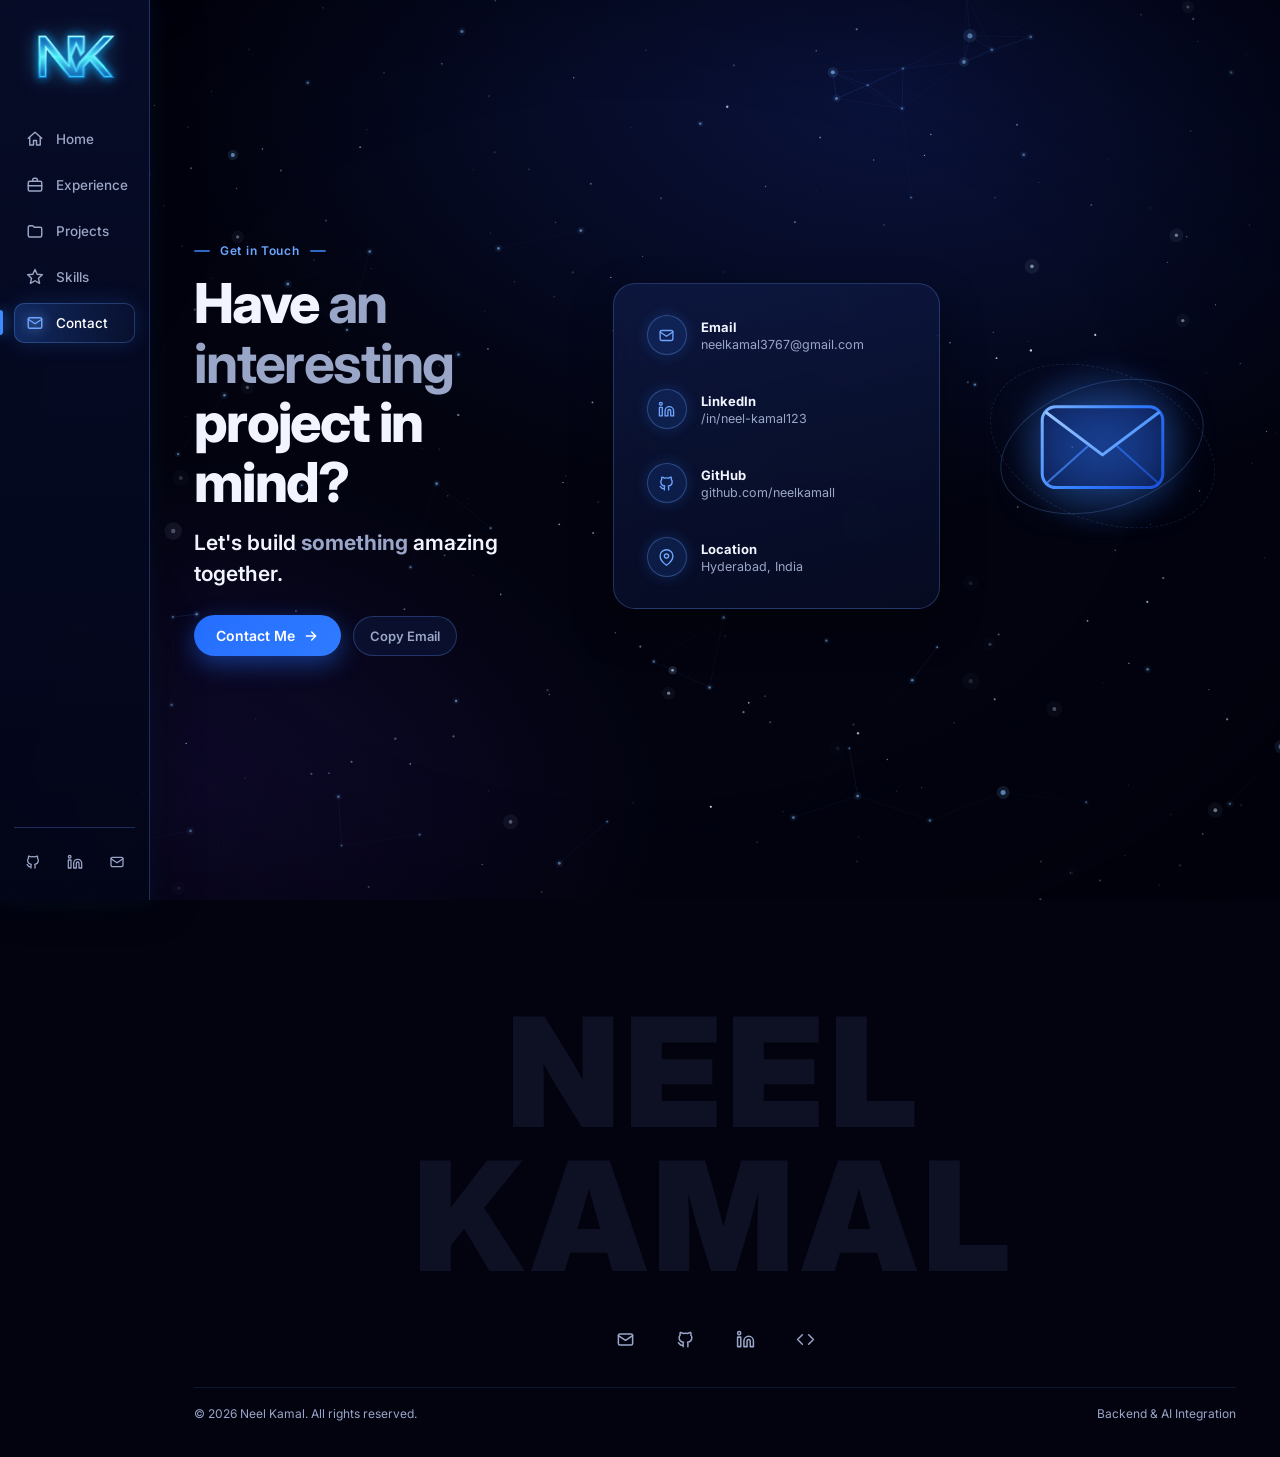
<file: pages/contact.html>
<!DOCTYPE html>
<html lang="en">
<head>
  <meta charset="UTF-8" />
  <meta name="viewport" content="width=device-width, initial-scale=1.0" />
  <title>Contact — Neel Kamal</title>
  <link rel="preconnect" href="https://fonts.googleapis.com" />
  <link rel="preconnect" href="https://fonts.gstatic.com" crossorigin />
  <link href="https://fonts.googleapis.com/css2?family=Inter:wght@400;500;600;700;800;900&display=swap" rel="stylesheet" />
  <link rel="stylesheet" href="../shared/based.css" />
  <link rel="stylesheet" href="../shared/background.css" />
  <link rel="stylesheet" href="../shared/sidebar.css" />
  <link rel="stylesheet" href="contact.css" />
</head>
<body data-page="contact">
  <canvas id="bg-canvas" aria-hidden="true"></canvas>
  <div id="sidebar-root"></div>

  <main class="page contact-page">
    <div class="contact-container">
      <!-- Hero / First View -->
      <section class="contact-hero" aria-labelledby="contactHeading">
        <div class="contact-left">
          <div class="contact-eyebrow-row">
            <span class="eyebrow-line" aria-hidden="true"></span>
            <span class="eyebrow-text">Get in Touch</span>
            <span class="eyebrow-line" aria-hidden="true"></span>
          </div>

          <h1 id="contactHeading" class="contact-heading">
            Have <span class="muted-word">an interesting</span><br />
            project in mind?
          </h1>

          <p class="contact-sub">
            Let's build <span class="muted-word">something</span> amazing together.
          </p>

          <div class="contact-actions">
            <a href="#connectDetails" class="contact-btn">
              <span>Contact Me</span>
              <svg viewBox="0 0 24 24" fill="none" stroke="currentColor" stroke-width="2.2" stroke-linecap="round" stroke-linejoin="round" aria-hidden="true">
                <path d="M5 12h14M13 6l6 6-6 6" />
              </svg>
            </a>

            <button type="button" class="copy-email-btn" id="copyEmailBtn" data-email="neelkamal3767@gmail.com">
              Copy Email
            </button>
          </div>
        </div>

        <!-- Middle Info Card (rendered by ../scripts/contact.js) -->
        <aside class="info-card" id="connectDetails" aria-label="Contact information"></aside>

        <!-- Right Glowing Envelope Art -->
        <div class="envelope-stage" aria-hidden="true">
          <div class="orbit-ring r1"></div>
          <div class="orbit-ring r2"></div>
          <div class="envelope-glow"></div>
          <svg class="envelope-svg" viewBox="0 0 180 140" fill="none" xmlns="http://www.w3.org/2000/svg">
            <defs>
              <linearGradient id="envGrad" x1="20" y1="20" x2="160" y2="120" gradientUnits="userSpaceOnUse">
                <stop offset="0%" stop-color="#7ab4ff" />
                <stop offset="55%" stop-color="#2f7bff" />
                <stop offset="100%" stop-color="#1b4fd8" />
              </linearGradient>
              <linearGradient id="flapGrad" x1="22" y1="24" x2="158" y2="86" gradientUnits="userSpaceOnUse">
                <stop offset="0%" stop-color="#9cc8ff" />
                <stop offset="100%" stop-color="#3d8bff" />
              </linearGradient>
            </defs>
            <rect x="20" y="24" width="140" height="94" rx="16" fill="rgba(16, 44, 125, 0.45)" stroke="url(#envGrad)" stroke-width="3.5" />
            <path d="M25 31L90 80L155 31" stroke="url(#flapGrad)" stroke-width="3.5" stroke-linecap="round" stroke-linejoin="round" />
            <path d="M26 112L73 70" stroke="url(#envGrad)" stroke-width="2.5" stroke-linecap="round" opacity="0.7" />
            <path d="M154 112L107 70" stroke="url(#envGrad)" stroke-width="2.5" stroke-linecap="round" opacity="0.7" />
          </svg>
        </div>
      </section>

      <!-- Slide Down / Bottom Watermark & Footer Section -->
      <section class="bottom-brand-section" aria-label="Brand showcase and footer">
        <div class="watermark-wrap" aria-hidden="true">
          <span class="watermark-name">NEEL KAMAL</span>
        </div>

        <div class="quick-socials" id="quickSocials" aria-label="Quick social links"></div>

        <footer class="contact-footer">
          <span>© 2026 Neel Kamal. All rights reserved.</span>
          <span>Backend &amp; AI Integration</span>
        </footer>
      </section>
    </div>
  </main>

  <script src="../shared/background.js"></script>
  <script src="../shared/sidebar.js"></script>
  <script src="../scripts/contact.js"></script>
</body>
</html>
</file>
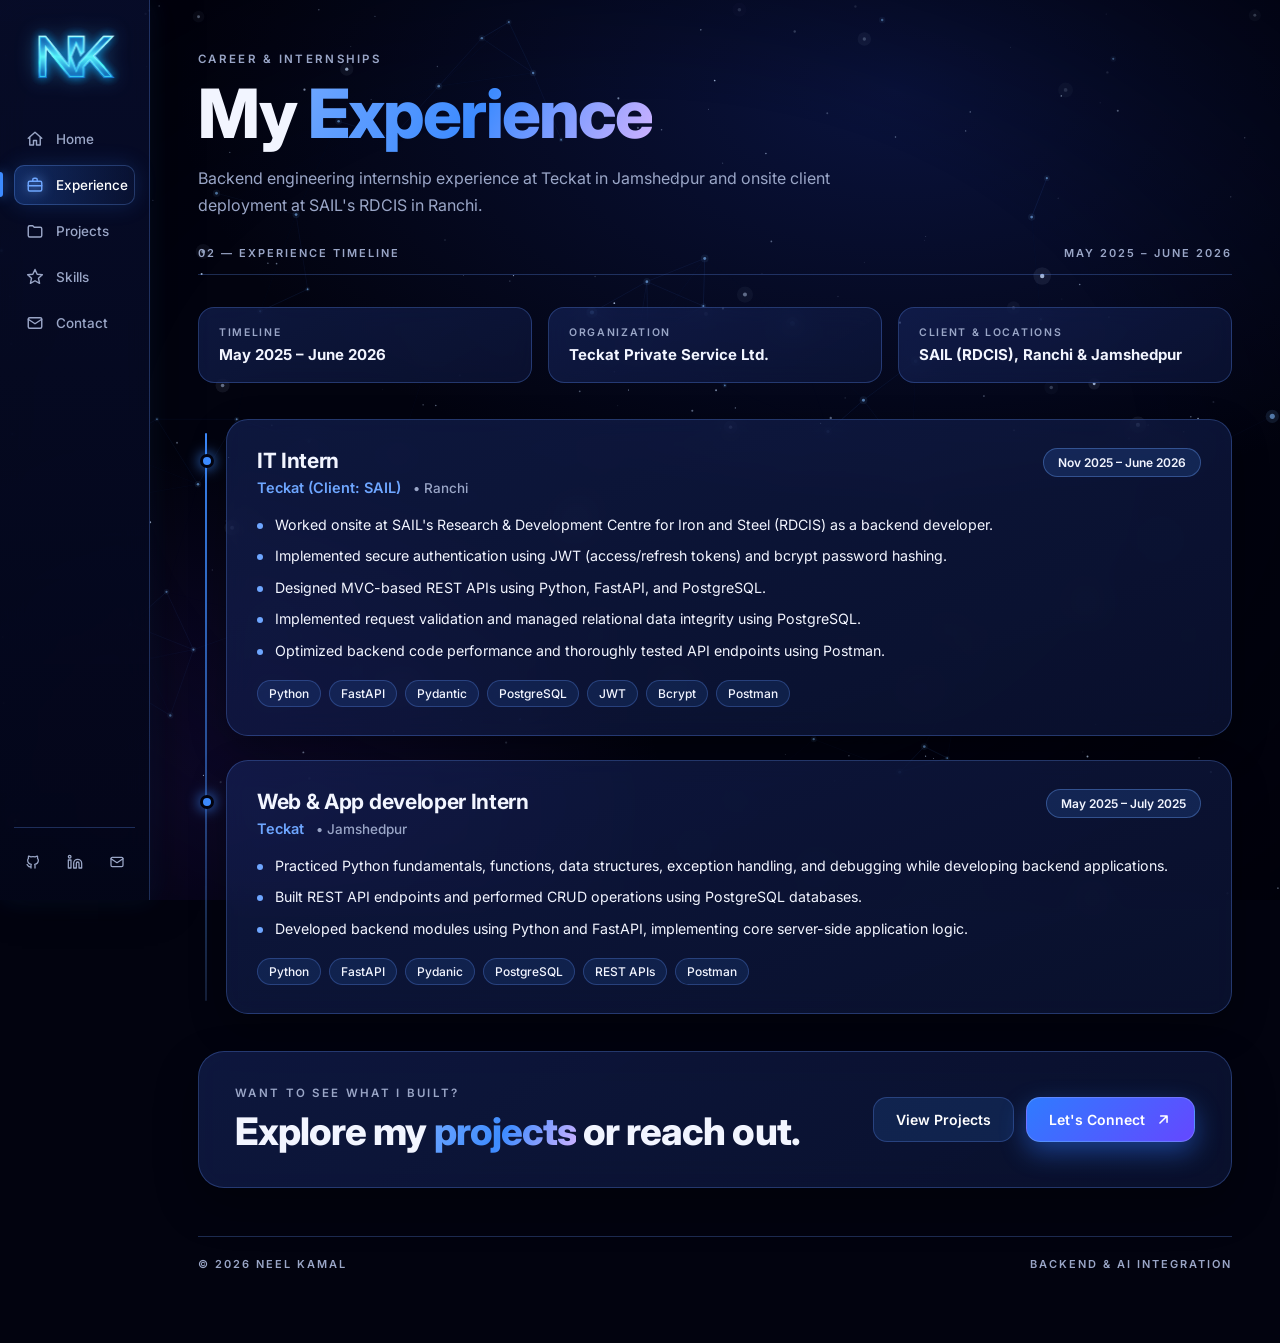
<file: pages/experience.html>
<!DOCTYPE html>
<html lang="en">
<head>
  <meta charset="UTF-8" />
  <meta name="viewport" content="width=device-width, initial-scale=1.0" />
  <title>Experience — Neel Kamal</title>
  <link rel="preconnect" href="https://fonts.googleapis.com" />
  <link rel="preconnect" href="https://fonts.gstatic.com" crossorigin />
  <link href="https://fonts.googleapis.com/css2?family=Inter:wght@400;500;600;700;800&display=swap" rel="stylesheet" />
  <link rel="stylesheet" href="../shared/based.css" />
  <link rel="stylesheet" href="../shared/background.css" />
  <link rel="stylesheet" href="../shared/sidebar.css" />
  <link rel="stylesheet" href="experience.css" />
</head>
<body data-page="experience">
  <canvas id="bg-canvas" aria-hidden="true"></canvas>
  <div id="sidebar-root"></div>

  <main class="page exp-page">
    <div class="exp-container">
      <!-- Header -->
      <header class="exp-header">
        <p class="eyebrow">CAREER &amp; INTERNSHIPS</p>
        <h1 class="exp-title">My <span class="grad-text">Experience</span></h1>
        <p class="exp-sub">
          Backend engineering internship experience at Teckat in Jamshedpur and onsite client deployment at SAIL's RDCIS in Ranchi.
        </p>
        <div class="exp-meta-bar">
          <span>02 — EXPERIENCE TIMELINE</span>
          <span>MAY 2025 – JUNE 2026</span>
        </div>
      </header>

      <!-- Summary Strip -->
      <section class="exp-summary" aria-label="Experience summary">
        <div class="summary-card">
          <span class="summary-label">TIMELINE</span>
          <strong class="summary-value">May 2025 – June 2026</strong>
        </div>
        <div class="summary-card">
          <span class="summary-label">ORGANIZATION</span>
          <strong class="summary-value">Teckat Private Service Ltd.</strong>
        </div>
        <div class="summary-card">
          <span class="summary-label">CLIENT &amp; LOCATIONS</span>
          <strong class="summary-value">SAIL (RDCIS), Ranchi &amp; Jamshedpur</strong>
        </div>
      </section>

      <!-- Timeline Cards (rendered by ../scripts/experience.js) -->
      <section class="exp-timeline" id="expTimeline" aria-label="Work experience timeline"></section>

      <!-- CTA Banner -->
      <section class="panel-box" aria-labelledby="expCtaHeading">
        <div>
          <p class="panel-eyebrow">WANT TO SEE WHAT I BUILT?</p>
          <h2 id="expCtaHeading" class="panel-title">
            Explore my <span class="grad-text">projects</span> or reach out.
          </h2>
        </div>

        <div class="cta-actions">
          <a href="project.html" class="cta-btn cta-secondary">
            <span>View Projects</span>
          </a>
          <a href="contact.html" class="cta-btn">
            <span>Let's Connect</span>
            <svg viewBox="0 0 24 24" fill="none" stroke="currentColor" stroke-width="2.2" stroke-linecap="round" stroke-linejoin="round" aria-hidden="true">
              <path d="M7 17L17 7M8 7h9v9" />
            </svg>
          </a>
        </div>
      </section>

      <!-- Footer -->
      <footer class="exp-footer">
        <span>© 2026 NEEL KAMAL</span>
        <span>BACKEND &amp; AI INTEGRATION</span>
      </footer>
    </div>
  </main>

  <script src="../shared/background.js"></script>
  <script src="../shared/sidebar.js"></script>
  <script src="../scripts/experience.js"></script>
</body>
</html>
</file>
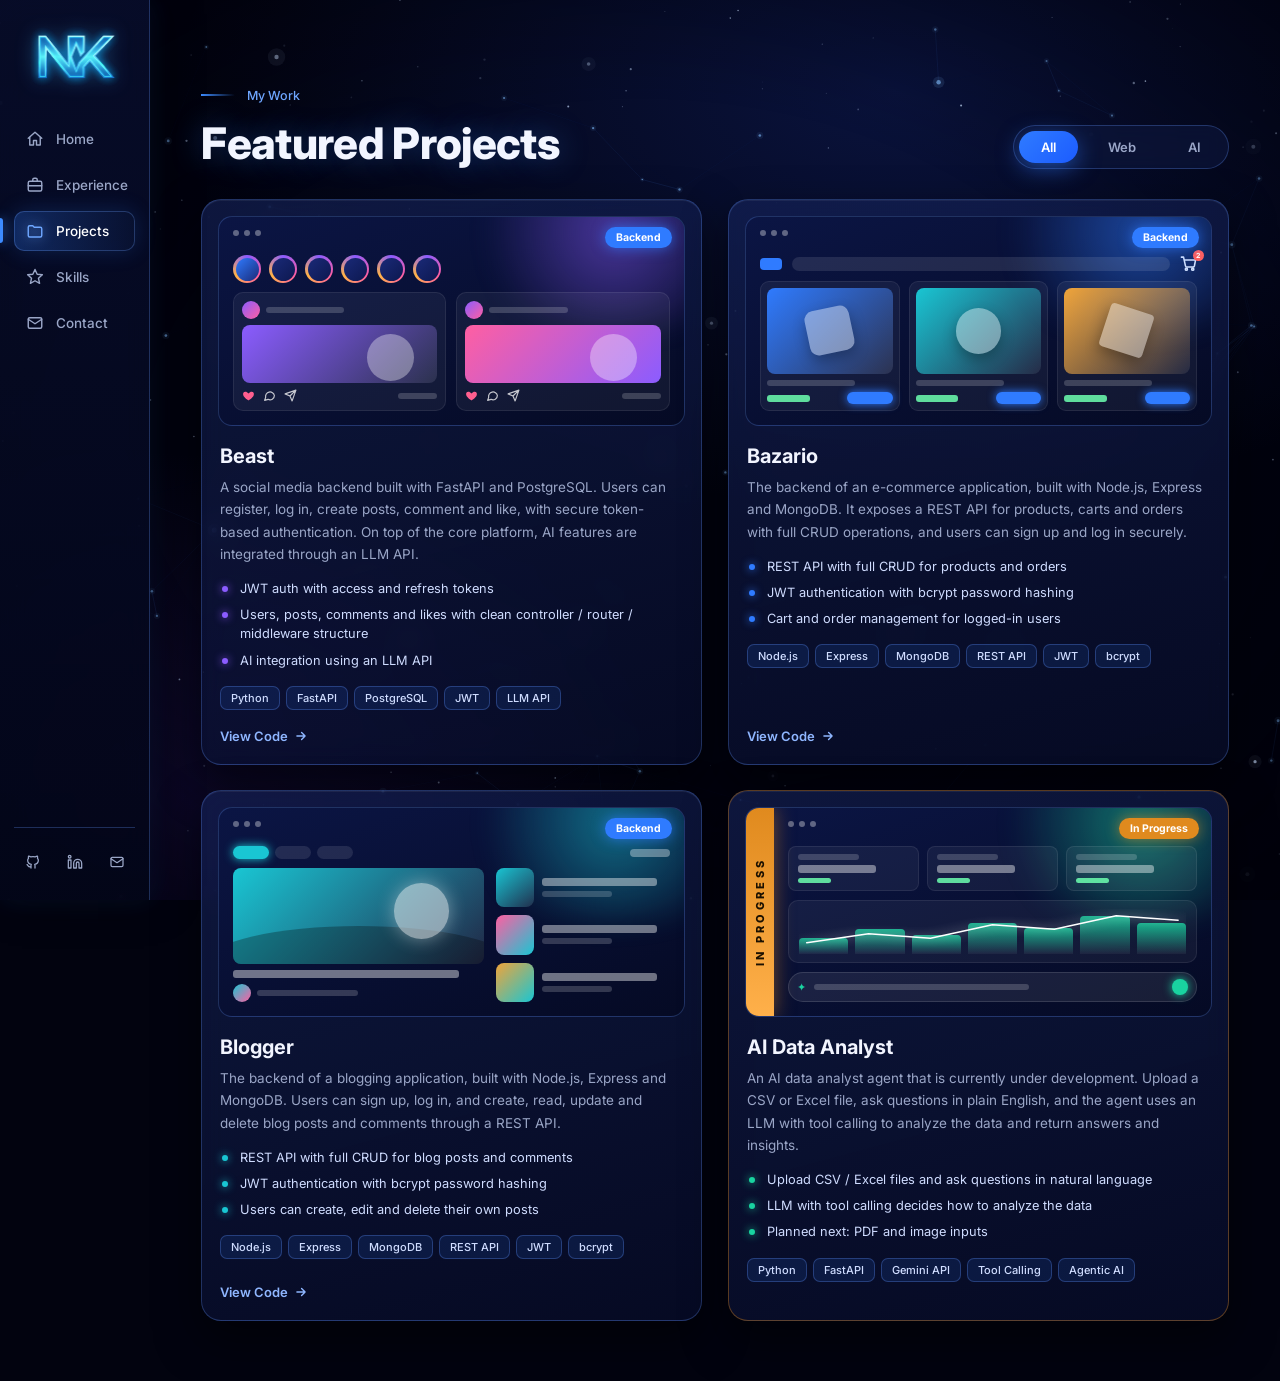
<file: pages/project.html>
<!DOCTYPE html>
<html lang="en">
<head>
  <meta charset="UTF-8" />
  <meta name="viewport" content="width=device-width, initial-scale=1.0" />
  <title>Projects | Neel Kamal</title>
  <link rel="icon" type="image/png" href="../assests/logo.png" />

  <link rel="preconnect" href="https://fonts.googleapis.com" />
  <link rel="preconnect" href="https://fonts.gstatic.com" crossorigin />
  <link href="https://fonts.googleapis.com/css2?family=Inter:wght@400;500;600;700;800&display=swap" rel="stylesheet" />

  <!-- shared -->
  <link rel="stylesheet" href="../shared/based.css" />
  <link rel="stylesheet" href="../shared/background.css" />
  <link rel="stylesheet" href="../shared/sidebar.css" />
  <!-- page -->
  <link rel="stylesheet" href="project.css" />
</head>

<body data-page="projects">

  <canvas id="bg-canvas"></canvas>
  <div id="sidebar-root"></div>

  <main class="page">
    <section class="projects">

      <div class="proj-head">
        <div>
          <span class="eyebrow"><i></i> My Work</span>
          <h1 class="proj-title">Featured Projects</h1>
        </div>

        <div class="filters" id="filters">
          <button class="filter active" data-filter="all">All</button>
          <button class="filter" data-filter="web">Web</button>
          <button class="filter" data-filter="ai">AI</button>
        </div>
      </div>

      <div class="grid" id="grid"></div>

      <p class="empty" id="empty" hidden>Is category mein abhi koi project nahi hai.</p>

    </section>
  </main>

  <script src="../shared/background.js"></script>
  <script src="../shared/sidebar.js"></script>
  <script src="../scripts/project.js"></script>
</body>
</html>
</file>
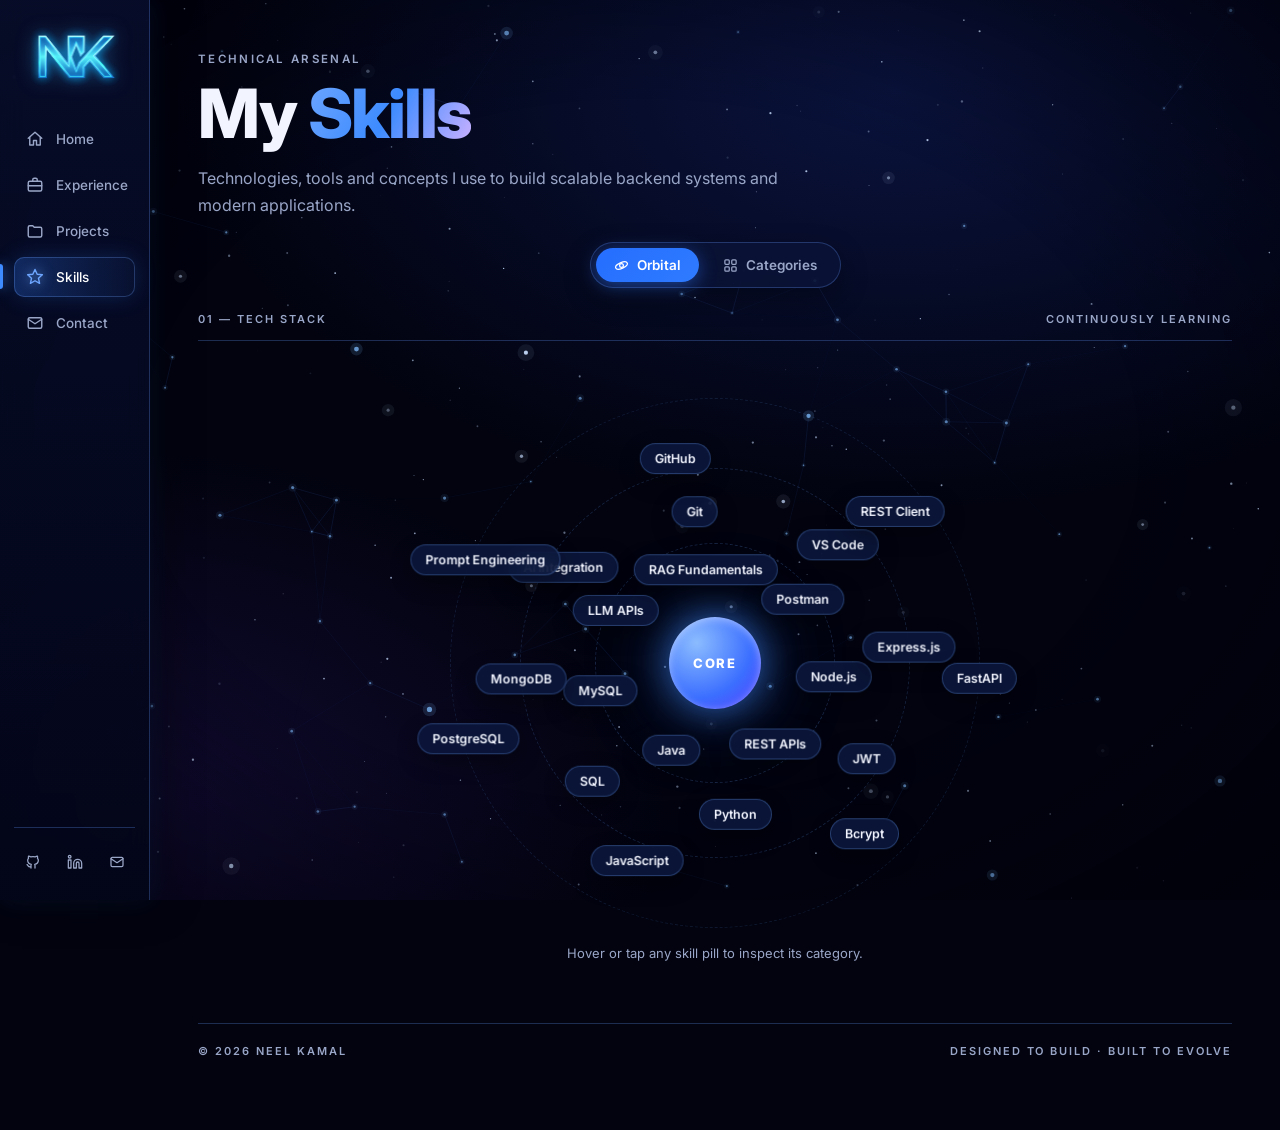
<file: pages/skills.html>
<!DOCTYPE html>
<html lang="en">
<head>
  <meta charset="UTF-8" />
  <meta name="viewport" content="width=device-width, initial-scale=1.0" />
  <title>Skills — Neel Kamal</title>
  <link rel="preconnect" href="https://fonts.googleapis.com" />
  <link rel="preconnect" href="https://fonts.gstatic.com" crossorigin />
  <link href="https://fonts.googleapis.com/css2?family=Inter:wght@400;500;600;700;800&display=swap" rel="stylesheet" />
  <link rel="stylesheet" href="../shared/based.css" />
  <link rel="stylesheet" href="../shared/background.css" />
  <link rel="stylesheet" href="../shared/sidebar.css" />
  <link rel="stylesheet" href="skills.css" />
</head>
<body data-page="skills">
  <canvas id="bg-canvas" aria-hidden="true"></canvas>
  <div id="sidebar-root"></div>

  <main class="page skills-page">
    <div class="skills-container">
      <!-- Header -->
      <header class="skills-header">
        <p class="eyebrow">TECHNICAL ARSENAL</p>
        <h1 class="skills-title">My <span class="grad-text">Skills</span></h1>
        <p class="skills-sub">
          Technologies, tools and concepts I use to build scalable backend systems and modern applications.
        </p>

        <div class="view-switcher-wrap">
          <div class="view-switcher" role="tablist" aria-label="Skills view mode">
            <button type="button" class="view-btn active" data-view="orbital" role="tab" aria-selected="true">
              <svg viewBox="0 0 24 24" fill="none" stroke="currentColor" stroke-width="2" stroke-linecap="round" stroke-linejoin="round" aria-hidden="true">
                <circle cx="12" cy="12" r="3" />
                <ellipse cx="12" cy="12" rx="10" ry="4.5" transform="rotate(-24 12 12)" />
              </svg>
              <span>Orbital</span>
            </button>

            <button type="button" class="view-btn" data-view="categories" role="tab" aria-selected="false">
              <svg viewBox="0 0 24 24" fill="none" stroke="currentColor" stroke-width="2" stroke-linecap="round" stroke-linejoin="round" aria-hidden="true">
                <rect x="3" y="3" width="7" height="7" rx="1.5" />
                <rect x="14" y="3" width="7" height="7" rx="1.5" />
                <rect x="3" y="14" width="7" height="7" rx="1.5" />
                <rect x="14" y="14" width="7" height="7" rx="1.5" />
              </svg>
              <span>Categories</span>
            </button>
          </div>
        </div>

        <div class="skills-meta-bar">
          <span>01 — TECH STACK</span>
          <span>CONTINUOUSLY LEARNING</span>
        </div>
      </header>

      <!-- Orbital View (Default) -->
      <section class="orbital-view active" id="orbitalView" aria-label="Orbital skills map">
        <div class="orbital-stage" id="orbitalStage">
          <div class="orbit-ring ring-1"></div>
          <div class="orbit-ring ring-2"></div>
          <div class="orbit-ring ring-3"></div>

          <div class="orbit-core" aria-label="Core stack">
            <span>CORE</span>
          </div>

          <div class="orbit-nodes" id="orbitNodes"></div>
        </div>

        <p class="orbital-hint" id="orbitalHint">
          Hover or tap any skill pill to inspect its category.
        </p>
      </section>

      <!-- Categories View -->
      <section class="categories-view" id="categoriesView" aria-label="Categorized skills" hidden>
        <div class="skills-grid" id="skillsGrid"></div>

        <section class="panel-box exploring-box" aria-labelledby="exploringHeading">
          <div class="exploring-left">
            <p class="panel-eyebrow">CURRENTLY EXPLORING</p>
            <h2 id="exploringHeading" class="panel-title">
              Learning. <span class="grad-text">Building.</span> Evolving.
            </h2>
            <p class="panel-desc">
              My journey doesn't stop at what I know. I'm constantly learning new technologies and improving my backend and AI skills.
            </p>
          </div>

          <ul class="exploring-list" id="exploringList" aria-label="Topics currently exploring"></ul>
        </section>

        <section class="panel-box cta-box" aria-labelledby="ctaHeading">
          <div class="cta-left">
            <p class="panel-eyebrow">HAVE A PROJECT IN MIND?</p>
            <h2 id="ctaHeading" class="panel-title">
              Let's build something <span class="grad-text">meaningful.</span>
            </h2>
          </div>

          <a href="contact.html" class="cta-btn">
            <span>Let's Connect</span>
            <svg viewBox="0 0 24 24" fill="none" stroke="currentColor" stroke-width="2.2" stroke-linecap="round" stroke-linejoin="round" aria-hidden="true">
              <path d="M7 17L17 7M8 7h9v9" />
            </svg>
          </a>
        </section>
      </section>

      <!-- Footer -->
      <footer class="skills-footer">
        <span>© 2026 NEEL KAMAL</span>
        <span>DESIGNED TO BUILD · BUILT TO EVOLVE</span>
      </footer>
    </div>
  </main>

  <script src="../shared/background.js"></script>
  <script src="../shared/sidebar.js"></script>
  <script src="../scripts/skills.js"></script>
</body>
</html>
</file>
<file: shared/based.css>
/* =========================================================
   based.css  —  global reset, variables, base styles
   Har page isko sabse pehle load karega
   ========================================================= */

:root {
  /* colors */
  --bg:          #02030f;
  --bg-2:        #060a22;
  --text:        #f2f5ff;
  --muted:       #9aa6c7;
  --blue:        #3d8bff;
  --blue-2:      #2f7bff;
  --blue-soft:   #6ea6ff;
  --purple:      #d2b3ff;
  --card:        rgba(14, 24, 62, 0.62);
  --card-2:      rgba(24, 40, 100, 0.55);
  --border:      rgba(100, 150, 255, 0.28);
  --glow:        rgba(47, 123, 255, 0.45);

  /* layout */
  --sidebar-w:   96px;

  /* font */
  --font: "Inter", system-ui, -apple-system, "Segoe UI", Roboto, sans-serif;
}

*,
*::before,
*::after {
  margin: 0;
  padding: 0;
  box-sizing: border-box;
}

html {
  scroll-behavior: smooth;
  -webkit-text-size-adjust: 100%;
}

body {
  min-height: 100vh;
  font-family: var(--font);
  color: var(--text);
  background:
    radial-gradient(1200px 700px at 70% 10%, rgba(30, 60, 180, 0.28), transparent 60%),
    radial-gradient(900px 600px at 10% 90%, rgba(70, 40, 170, 0.22), transparent 60%),
    var(--bg);
  background-attachment: fixed;
  overflow-x: hidden;
  -webkit-font-smoothing: antialiased;
  -moz-osx-font-smoothing: grayscale;
}

a { color: inherit; }
img { max-width: 100%; display: block; }
button { font-family: inherit; cursor: pointer; border: none; background: none; color: inherit; }
ul { list-style: none; }

/* scrollbar */
::-webkit-scrollbar { width: 8px; }
::-webkit-scrollbar-track { background: var(--bg); }
::-webkit-scrollbar-thumb {
  background: linear-gradient(var(--blue-2), #5b3dff);
  border-radius: 8px;
}

::selection { background: rgba(61, 139, 255, 0.45); color: #fff; }

:focus-visible {
  outline: 2px solid var(--blue-soft);
  outline-offset: 3px;
}

/* light theme (sun button ke liye, sidebar.js toggle karega) */
:root[data-theme="light"] {
  --bg:      #eef3ff;
  --bg-2:    #ffffff;
  --text:    #0b1230;
  --muted:   #4a5678;
  --card:    rgba(255, 255, 255, 0.75);
  --card-2:  rgba(230, 238, 255, 0.8);
  --border:  rgba(47, 123, 255, 0.3);
}
</file>
<file: shared/background.css>
/* =========================================================
   background.css  —  stars + graph canvas (fixed, peeche rehta hai)
   ========================================================= */

#bg-canvas {
  position: fixed;
  inset: 0;
  width: 100vw;
  height: 100vh;
  z-index: 0;
  pointer-events: none;   /* click/scroll page tak jaane do */
  display: block;
}

/* upar-neeche halka vignette taaki text clear dikhe */
body::before {
  content: "";
  position: fixed;
  inset: 0;
  z-index: 1;
  pointer-events: none;
  background:
    radial-gradient(ellipse at 50% 50%, transparent 55%, rgba(0, 0, 8, 0.55) 100%);
}

:root[data-theme="light"] body::before {
  background: radial-gradient(ellipse at 50% 50%, transparent 60%, rgba(120, 150, 220, 0.25) 100%);
}
</file>
<file: shared/sidebar.css>
/* =========================================================
   sidebar.css  —  left sidebar
   Sidebar ki width yahin se set hoti hai (based.css wali override)
   ========================================================= */

:root { --sidebar-w: 150px; }

.sidebar {
  position: fixed;
  top: 0; left: 0;
  z-index: 50;
  width: var(--sidebar-w);
  height: 100vh;
  display: flex;
  flex-direction: column;
  padding: 24px 14px 22px;
  background: linear-gradient(180deg, rgba(8, 14, 46, 0.82), rgba(3, 6, 24, 0.9));
  border-right: 1px solid var(--border);
  box-shadow: 8px 0 40px rgba(0, 0, 0, 0.45), 1px 0 24px rgba(47, 123, 255, 0.12);
  backdrop-filter: blur(14px);
}

/* logo (image) */
.sb-logo {
  display: flex; align-items: center; justify-content: center;
  margin: 0 auto 30px;
  text-decoration: none;
  transition: transform .3s ease, filter .3s ease;
}
.sb-logo img {
  display: block;
  width: 96px;
  height: auto;
  filter: drop-shadow(0 0 10px rgba(60, 180, 255, 0.45));
}
.sb-logo:hover { transform: scale(1.06); }
.sb-logo:hover img { filter: drop-shadow(0 0 16px rgba(80, 200, 255, 0.85)); }

/* nav */
.sb-nav { display: flex; flex-direction: column; gap: 6px; flex: 1; }

.sb-link {
  position: relative;
  display: flex; align-items: center; gap: 12px;
  padding: 11px 12px;
  font-size: 13.5px; font-weight: 500;
  color: var(--muted);
  text-decoration: none;
  border-radius: 10px;
  transition: color .25s ease, background .25s ease, transform .25s ease;
}
.sb-link svg { flex: none; width: 18px; height: 18px; }

.sb-link:hover {
  color: #fff;
  background: rgba(70, 120, 255, 0.12);
  transform: translateX(3px);
}

.sb-link.active {
  color: #fff;
  background: linear-gradient(90deg, rgba(47, 123, 255, 0.28), rgba(47, 123, 255, 0.06));
  box-shadow: inset 0 0 0 1px rgba(110, 160, 255, 0.28), 0 0 22px rgba(47, 123, 255, 0.2);
}
.sb-link.active svg { color: var(--blue-soft); filter: drop-shadow(0 0 6px rgba(110, 170, 255, 0.9)); }
.sb-link.active::before {
  content: "";
  position: absolute; left: -14px; top: 18%; bottom: 18%;
  width: 3px; border-radius: 0 4px 4px 0;
  background: var(--blue);
  box-shadow: 0 0 12px var(--blue);
}

/* socials */
.sb-social {
  display: flex; justify-content: center; gap: 10px;
  padding-top: 18px;
  border-top: 1px solid var(--border);
}
.sb-social a {
  width: 32px; height: 32px;
  display: grid; place-items: center;
  color: var(--muted);
  border-radius: 9px;
  transition: color .25s ease, background .25s ease, transform .25s ease, box-shadow .25s ease;
}
.sb-social a svg { width: 16px; height: 16px; }
.sb-social a:hover {
  color: #fff;
  background: rgba(70, 120, 255, 0.2);
  transform: translateY(-3px);
  box-shadow: 0 6px 18px rgba(47, 123, 255, 0.35);
}

/* ============ mobile: sidebar bottom bar ban jata hai ============ */
@media (max-width: 720px) {
  .sidebar {
    top: auto; bottom: 0;
    width: 100%; height: 64px;
    flex-direction: row; align-items: center; justify-content: center;
    padding: 0 8px;
    border-right: none;
    border-top: 1px solid var(--border);
  }
  .sb-logo, .sb-social { display: none; }
  .sb-nav { flex-direction: row; justify-content: space-around; gap: 0; flex: 1; }
  .sb-link { flex-direction: column; gap: 4px; padding: 8px 6px; font-size: 10px; }
  .sb-link.active::before { display: none; }
  .page { padding-bottom: 70px; }
}
</file>
<file: pages/contact.css>
/* =========================================================
   pages/contact.css  —  Contact hero, info card, envelope &
   slide-down watermark footer
   ========================================================= */

.contact-page {
  margin-left: var(--sidebar-w);
  min-height: 100vh;
  padding: 44px 44px 36px;
  position: relative;
  z-index: 2;
}

.contact-container {
  max-width: 1220px;
  margin: 0 auto;
}

/* ---------- first view / hero ---------- */
.contact-hero {
  min-height: calc(100vh - 96px);
  display: grid;
  grid-template-columns: minmax(0, 1.05fr) minmax(270px, 0.88fr) minmax(210px, 0.72fr);
  align-items: center;
  gap: 28px;
}

.contact-eyebrow-row {
  display: inline-flex;
  align-items: center;
  gap: 10px;
  margin-bottom: 16px;
}

.eyebrow-line {
  width: 16px;
  height: 2px;
  border-radius: 2px;
  background: var(--blue);
  opacity: 0.75;
}

.eyebrow-text {
  font-size: 12px;
  font-weight: 600;
  letter-spacing: 0.06em;
  color: var(--blue-soft);
}

.contact-heading {
  font-size: clamp(36px, 4.3vw, 56px);
  font-weight: 800;
  line-height: 1.08;
  letter-spacing: -0.03em;
  color: var(--text);
}

.muted-word {
  color: var(--muted);
  font-weight: 700;
}

.contact-sub {
  margin-top: 16px;
  font-size: clamp(16px, 1.65vw, 21px);
  font-weight: 600;
  line-height: 1.45;
  color: var(--text);
}

.contact-actions {
  margin-top: 26px;
  display: flex;
  align-items: center;
  gap: 12px;
  flex-wrap: wrap;
}

.contact-btn {
  display: inline-flex;
  align-items: center;
  gap: 8px;
  padding: 12px 22px;
  border-radius: 999px;
  font-size: 14px;
  font-weight: 600;
  text-decoration: none;
  color: #fff;
  background: linear-gradient(135deg, #256eff, var(--blue-2));
  box-shadow: 0 8px 24px rgba(37, 110, 255, 0.45);
  transition: transform 0.2s ease, box-shadow 0.2s ease;
}

.contact-btn:hover {
  transform: translateY(-2px);
  box-shadow: 0 12px 30px rgba(47, 123, 255, 0.65);
}

.contact-btn svg {
  width: 16px;
  height: 16px;
}

.copy-email-btn {
  padding: 11px 16px;
  border-radius: 999px;
  font-size: 13px;
  font-weight: 600;
  color: var(--muted);
  background: rgba(14, 24, 62, 0.55);
  border: 1px solid var(--border);
  transition: color 0.2s ease, border-color 0.2s ease, background 0.2s ease;
}

.copy-email-btn:hover {
  color: var(--text);
  border-color: rgba(110, 166, 255, 0.5);
  background: rgba(47, 123, 255, 0.14);
}

/* ---------- middle contact info card ---------- */
.info-card {
  padding: 20px;
  border-radius: 22px;
  background: linear-gradient(165deg, rgba(16, 28, 72, 0.72), rgba(7, 13, 38, 0.82));
  border: 1px solid var(--border);
  backdrop-filter: blur(14px);
  box-shadow: 0 18px 42px rgba(0, 0, 0, 0.38);
  display: flex;
  flex-direction: column;
  gap: 12px;
}

.info-row {
  display: flex;
  align-items: center;
  gap: 14px;
  padding: 10px 12px;
  border-radius: 14px;
  text-decoration: none;
  border: 1px solid transparent;
  transition: background 0.2s ease, border-color 0.2s ease, transform 0.2s ease;
}

.info-row:hover {
  background: rgba(47, 123, 255, 0.12);
  border-color: rgba(110, 166, 255, 0.28);
  transform: translateX(3px);
}

.info-icon {
  flex: none;
  width: 40px;
  height: 40px;
  border-radius: 50%;
  display: grid;
  place-items: center;
  color: var(--blue-soft);
  background: rgba(47, 123, 255, 0.14);
  border: 1px solid rgba(110, 166, 255, 0.32);
  box-shadow: 0 0 14px rgba(47, 123, 255, 0.22);
}

.info-icon svg {
  width: 17px;
  height: 17px;
}

.info-meta {
  min-width: 0;
  display: flex;
  flex-direction: column;
}

.info-label {
  font-size: 13px;
  font-weight: 700;
  color: var(--text);
}

.info-value {
  margin-top: 2px;
  font-size: 12.5px;
  color: var(--muted);
  overflow: hidden;
  text-overflow: ellipsis;
  white-space: nowrap;
}

/* ---------- right glowing envelope stage ---------- */
.envelope-stage {
  position: relative;
  height: 260px;
  display: grid;
  place-items: center;
}

.envelope-glow {
  position: absolute;
  width: 175px;
  height: 175px;
  border-radius: 50%;
  background: radial-gradient(circle, rgba(47, 123, 255, 0.42), rgba(47, 123, 255, 0.08) 60%, transparent 75%);
  filter: blur(8px);
}

.orbit-ring {
  position: absolute;
  border-radius: 50%;
  border: 1px solid rgba(110, 166, 255, 0.24);
  pointer-events: none;
}

.orbit-ring.r1 {
  width: 210px;
  height: 125px;
  transform: rotate(-18deg);
}

.orbit-ring.r2 {
  width: 235px;
  height: 150px;
  transform: rotate(22deg);
  border-style: dashed;
  border-color: rgba(110, 166, 255, 0.16);
}

.envelope-svg {
  position: relative;
  z-index: 2;
  width: 155px;
  height: auto;
  filter: drop-shadow(0 0 22px rgba(61, 139, 255, 0.65));
  animation: envFloat 4.2s ease-in-out infinite;
}

@keyframes envFloat {
  0%, 100% { transform: translateY(0px) rotate(-2deg); }
  50% { transform: translateY(-8px) rotate(1.5deg); }
}

@media (prefers-reduced-motion: reduce) {
  .envelope-svg {
    animation: none;
  }
}

/* ---------- slide down / watermark & footer section ---------- */
.bottom-brand-section {
  margin-top: 96px;
  padding-top: 44px;
  display: flex;
  flex-direction: column;
  align-items: center;
  text-align: center;
}

.watermark-wrap {
  width: 100%;
  overflow: hidden;
  padding: 12px 0 22px;
  user-select: none;
}

.watermark-name {
  display: block;
  font-size: clamp(54px, 12.5vw, 152px);
  font-weight: 900;
  line-height: 0.95;
  letter-spacing: 0.04em;
  text-transform: uppercase;
  color: rgba(130, 165, 245, 0.09);
}

:root[data-theme="light"] .watermark-name {
  color: rgba(25, 55, 130, 0.09);
}

.quick-socials {
  margin-top: 10px;
  display: flex;
  align-items: center;
  justify-content: center;
  gap: 22px;
}

.quick-socials a {
  width: 38px;
  height: 38px;
  border-radius: 10px;
  display: grid;
  place-items: center;
  color: var(--muted);
  text-decoration: none;
  transition: color 0.2s ease, transform 0.2s ease, background 0.2s ease;
}

.quick-socials a:hover {
  color: var(--text);
  background: rgba(61, 139, 255, 0.14);
  transform: translateY(-2px);
}

.quick-socials a svg {
  width: 19px;
  height: 19px;
}

.contact-footer {
  width: 100%;
  margin-top: 28px;
  padding-top: 18px;
  border-top: 1px solid rgba(100, 150, 255, 0.14);
  display: flex;
  align-items: center;
  justify-content: space-between;
  gap: 16px;
  font-size: 12px;
  color: var(--muted);
}

/* ---------- light theme polish ---------- */
:root[data-theme="light"] .info-card {
  background: linear-gradient(165deg, rgba(255, 255, 255, 0.88), rgba(235, 242, 255, 0.85));
  box-shadow: 0 14px 32px rgba(30, 60, 140, 0.1);
}

:root[data-theme="light"] .copy-email-btn {
  background: rgba(255, 255, 255, 0.78);
}

/* ---------- responsive ---------- */
@media (max-width: 1080px) {
  .contact-hero {
    grid-template-columns: 1fr;
    min-height: auto;
    gap: 32px;
  }

  .envelope-stage {
    height: 200px;
  }
}

@media (max-width: 720px) {
  .contact-page {
    margin-left: 0;
    padding: 72px 20px 92px;
  }

  .contact-footer {
    flex-direction: column;
    text-align: center;
    gap: 8px;
  }
}
</file>
<file: pages/experience.css>
/* =========================================================
   pages/experience.css  —  Experience page layout, timeline & CTA
   ========================================================= */

.exp-page {
  margin-left: var(--sidebar-w);
  min-height: 100vh;
  padding: 52px 48px 72px;
  position: relative;
  z-index: 2;
}

.exp-container {
  max-width: 1040px;
  margin: 0 auto;
}

/* ---------- typography helpers ---------- */
.eyebrow,
.panel-eyebrow {
  font-size: 11.5px;
  font-weight: 600;
  letter-spacing: 0.2em;
  text-transform: uppercase;
  color: var(--muted);
}

.grad-text {
  background: linear-gradient(120deg, var(--blue-soft), var(--blue), var(--purple));
  -webkit-background-clip: text;
  background-clip: text;
  -webkit-text-fill-color: transparent;
}

/* ---------- header ---------- */
.exp-header {
  margin-bottom: 32px;
}

.exp-title {
  margin-top: 12px;
  font-size: clamp(42px, 6vw, 68px);
  font-weight: 800;
  line-height: 1.05;
  letter-spacing: -0.03em;
  color: var(--text);
}

.exp-sub {
  margin-top: 16px;
  max-width: 660px;
  font-size: 16px;
  line-height: 1.65;
  color: var(--muted);
}

.exp-meta-bar {
  margin-top: 28px;
  padding-bottom: 14px;
  border-bottom: 1px solid var(--border);
  display: flex;
  align-items: center;
  justify-content: space-between;
  gap: 16px;
  font-size: 11px;
  font-weight: 600;
  letter-spacing: 0.18em;
  text-transform: uppercase;
  color: var(--muted);
}

/* ---------- summary cards ---------- */
.exp-summary {
  display: grid;
  grid-template-columns: repeat(3, minmax(0, 1fr));
  gap: 16px;
  margin-bottom: 36px;
}

.summary-card {
  padding: 18px 20px;
  border-radius: 16px;
  background: linear-gradient(150deg, var(--card-2), var(--card));
  border: 1px solid var(--border);
  backdrop-filter: blur(12px);
}

.summary-label {
  display: block;
  font-size: 10.5px;
  font-weight: 600;
  letter-spacing: 0.16em;
  text-transform: uppercase;
  color: var(--muted);
}

.summary-value {
  display: block;
  margin-top: 6px;
  font-size: 15px;
  font-weight: 700;
  color: var(--text);
}

/* ---------- timeline ---------- */
.exp-timeline {
  position: relative;
  display: flex;
  flex-direction: column;
  gap: 24px;
  padding-left: 28px;
}

.exp-timeline::before {
  content: "";
  position: absolute;
  left: 7px;
  top: 14px;
  bottom: 14px;
  width: 2px;
  background: linear-gradient(180deg, var(--blue), rgba(110, 166, 255, 0.18));
  border-radius: 2px;
}

.exp-card {
  position: relative;
  padding: 28px 30px;
  border-radius: 22px;
  background: linear-gradient(160deg, var(--card-2), var(--card));
  border: 1px solid var(--border);
  backdrop-filter: blur(14px);
  box-shadow: 0 14px 36px rgba(0, 0, 0, 0.32);
  transform: perspective(900px) rotateX(var(--rx, 0deg)) rotateY(var(--ry, 0deg));
  transition: transform 0.2s ease, border-color 0.25s ease, box-shadow 0.25s ease;
}

.exp-card:hover {
  border-color: rgba(110, 166, 255, 0.55);
  box-shadow: 0 20px 44px rgba(0, 0, 0, 0.4), 0 0 26px var(--glow);
}

.exp-dot {
  position: absolute;
  left: -27px;
  top: 34px;
  width: 14px;
  height: 14px;
  border-radius: 50%;
  background: var(--blue);
  border: 3px solid var(--bg);
  box-shadow: 0 0 14px var(--blue);
}

.exp-top {
  display: flex;
  align-items: flex-start;
  justify-content: space-between;
  gap: 16px;
  flex-wrap: wrap;
}

.exp-role {
  font-size: 21px;
  font-weight: 700;
  letter-spacing: -0.015em;
  color: var(--text);
}

.exp-company-row {
  margin-top: 6px;
  display: flex;
  align-items: center;
  flex-wrap: wrap;
  gap: 6px 12px;
  font-size: 14.5px;
  color: var(--blue-soft);
  font-weight: 600;
}

.exp-loc {
  color: var(--muted);
  font-weight: 500;
  font-size: 13.5px;
}

.exp-period {
  padding: 6px 14px;
  border-radius: 999px;
  font-size: 12px;
  font-weight: 600;
  color: var(--text);
  background: rgba(61, 139, 255, 0.16);
  border: 1px solid rgba(110, 166, 255, 0.35);
  white-space: nowrap;
}

.exp-points {
  margin-top: 18px;
  display: flex;
  flex-direction: column;
  gap: 9px;
}

.exp-points li {
  position: relative;
  padding-left: 18px;
  font-size: 14.2px;
  line-height: 1.58;
  color: var(--text);
}

.exp-points li::before {
  content: "";
  position: absolute;
  left: 0;
  top: 9px;
  width: 6px;
  height: 6px;
  border-radius: 50%;
  background: var(--blue-soft);
}

.exp-tags {
  margin-top: 18px;
  display: flex;
  flex-wrap: wrap;
  gap: 8px;
}

.exp-tag {
  padding: 5px 11px;
  border-radius: 999px;
  font-size: 12px;
  font-weight: 500;
  color: var(--text);
  background: rgba(61, 139, 255, 0.12);
  border: 1px solid var(--border);
}

/* ---------- CTA box ---------- */
.panel-box {
  margin-top: 36px;
  padding: 34px 36px;
  border-radius: 26px;
  background: linear-gradient(145deg, var(--card-2), var(--card));
  border: 1px solid var(--border);
  backdrop-filter: blur(16px);
  box-shadow: 0 18px 44px rgba(0, 0, 0, 0.32);
  display: flex;
  align-items: center;
  justify-content: space-between;
  gap: 24px;
}

.panel-title {
  margin-top: 10px;
  font-size: clamp(26px, 3.4vw, 38px);
  font-weight: 800;
  line-height: 1.15;
  letter-spacing: -0.025em;
  color: var(--text);
}

.cta-actions {
  display: flex;
  align-items: center;
  gap: 12px;
  flex-wrap: wrap;
}

.cta-btn {
  display: inline-flex;
  align-items: center;
  gap: 10px;
  padding: 13px 22px;
  border-radius: 14px;
  font-size: 14px;
  font-weight: 600;
  text-decoration: none;
  color: #fff;
  background: linear-gradient(135deg, var(--blue-2), #6448ff);
  border: 1px solid rgba(150, 190, 255, 0.35);
  box-shadow: 0 10px 26px var(--glow);
  transition: transform 0.2s ease, box-shadow 0.2s ease;
}

.cta-btn:hover {
  transform: translateY(-2px);
  box-shadow: 0 14px 32px rgba(61, 139, 255, 0.55);
}

.cta-btn.cta-secondary {
  background: rgba(61, 139, 255, 0.14);
  border: 1px solid var(--border);
  box-shadow: none;
}

.cta-btn.cta-secondary:hover {
  background: rgba(61, 139, 255, 0.24);
  box-shadow: none;
}

.cta-btn svg {
  width: 17px;
  height: 17px;
}

/* ---------- footer ---------- */
.exp-footer {
  margin-top: 48px;
  padding-top: 20px;
  border-top: 1px solid var(--border);
  display: flex;
  align-items: center;
  justify-content: space-between;
  gap: 16px;
  font-size: 11px;
  font-weight: 600;
  letter-spacing: 0.18em;
  text-transform: uppercase;
  color: var(--muted);
}

/* ---------- responsive ---------- */
@media (max-width: 900px) {
  .exp-summary {
    grid-template-columns: 1fr;
  }

  .panel-box {
    flex-direction: column;
    align-items: flex-start;
    padding: 28px 24px;
  }
}

@media (max-width: 720px) {
  .exp-page {
    margin-left: 0;
    padding: 72px 20px 92px;
  }

  .exp-card {
    padding: 22px;
  }

  .exp-meta-bar,
  .exp-footer {
    flex-direction: column;
    align-items: flex-start;
    gap: 8px;
  }
}
</file>
<file: pages/project.css>
/* =========================================================
   project.css  —  Featured Projects page (2 cards per row)
   ========================================================= */

.page {
  position: relative;
  z-index: 2;
  margin-left: var(--sidebar-w, 150px);
}

.projects {
  min-height: 100vh;
  padding: 80px clamp(24px, 4vw, 64px) 60px;
}

/* ---------- head ---------- */
.proj-head {
  display: flex;
  align-items: flex-end;
  justify-content: space-between;
  flex-wrap: wrap;
  gap: 20px;
  max-width: 1180px;
  margin: 0 auto 30px;
}

.eyebrow {
  display: inline-flex; align-items: center; gap: 12px;
  font-size: 12.5px; font-weight: 500;
  color: var(--blue-soft, #6ea6ff);
}
.eyebrow i { width: 34px; height: 2px; background: linear-gradient(90deg, #3d8bff, transparent); }

.proj-title {
  margin-top: 14px;
  font-size: clamp(30px, 3.4vw, 46px);
  font-weight: 800;
  letter-spacing: -0.015em;
  color: #f2f5ff;
  text-shadow: 0 0 30px rgba(61, 139, 255, 0.35);
}

/* ---------- filters ---------- */
.filters {
  display: flex; gap: 8px;
  padding: 5px;
  background: rgba(14, 24, 62, 0.6);
  border: 1px solid var(--border, rgba(100,150,255,.28));
  border-radius: 999px;
  backdrop-filter: blur(10px);
}
.filter {
  padding: 8px 22px;
  font-size: 13px; font-weight: 600;
  color: var(--muted, #9aa6c7);
  border-radius: 999px;
  transition: color .25s ease, background .25s ease, box-shadow .25s ease;
}
.filter:hover { color: #fff; }
.filter.active {
  color: #fff;
  background: linear-gradient(135deg, #2f7bff, #1c5cff);
  box-shadow: 0 6px 22px rgba(47, 123, 255, 0.5);
}

/* ---------- grid: ek row mein 2 cards ---------- */
.grid {
  display: grid;
  grid-template-columns: repeat(2, minmax(0, 1fr));
  gap: 26px;
  max-width: 1180px;
  margin: 0 auto;
}

/* ---------- card ---------- */
.card {
  display: flex; flex-direction: column;
  padding: 16px 16px 20px;
  background: linear-gradient(165deg, rgba(22, 36, 92, 0.62), rgba(8, 14, 44, 0.7));
  border: 1px solid var(--border, rgba(100,150,255,.28));
  border-radius: 20px;
  backdrop-filter: blur(12px);
  box-shadow: 0 18px 44px rgba(0, 0, 0, 0.5), inset 0 1px 0 rgba(255, 255, 255, 0.06);
  transform-style: preserve-3d;
  transform: perspective(1000px) rotateX(var(--rx, 0deg)) rotateY(var(--ry, 0deg));
  transition: transform .15s ease-out, border-color .3s ease, box-shadow .3s ease;
  animation: cardIn .7s cubic-bezier(.2, .7, .2, 1) both;
  animation-delay: calc(var(--i, 0) * 110ms);
}
.card:hover {
  border-color: rgba(130, 180, 255, 0.6);
  box-shadow: 0 24px 56px rgba(0, 0, 0, 0.55), 0 0 36px rgba(47, 123, 255, 0.3);
}

/* in-progress card: halka orange border */
.card.is-wip { border-color: rgba(224, 138, 30, 0.38); }
.card.is-wip:hover {
  border-color: rgba(255, 160, 50, 0.7);
  box-shadow: 0 24px 56px rgba(0, 0, 0, 0.55), 0 0 36px rgba(224, 138, 30, 0.28);
}

/* ---------- thumbnail ---------- */
.thumb {
  position: relative;
  height: 210px;
  overflow: hidden;
  border-radius: 14px;
  background: linear-gradient(160deg, #0b1544, #050a24);
  border: 1px solid rgba(110, 160, 255, 0.25);
  transform: translateZ(30px);
}
.thumb > img { width: 100%; height: 100%; object-fit: cover; }
.thumb .glow {
  position: absolute; inset: -40% -20% auto auto;
  width: 70%; height: 95%;
  border-radius: 50%;
  background: radial-gradient(circle, var(--accent, #2f7bff), transparent 68%);
  opacity: .5; filter: blur(14px);
}
.thumb .dots { position: absolute; top: 13px; left: 14px; z-index: 2; display: flex; gap: 5px; }
.thumb .dots i { width: 6px; height: 6px; border-radius: 50%; background: rgba(255,255,255,.35); }

.status {
  position: absolute; top: 10px; right: 12px; z-index: 4;
  padding: 4px 11px;
  font-size: 10.5px; font-weight: 700;
  color: #fff;
  background: #2f7bff;
  border-radius: 999px;
  box-shadow: 0 0 14px rgba(47, 123, 255, 0.7);
}
.status.wip { background: #e08a1e; box-shadow: 0 0 14px rgba(224, 138, 30, 0.6); }

/* ---------- orange side banner (In Progress) ----------
   Thumbnail ke left edge pe vertical banner. Beech mein kuch nahi aata. */
.thumb.wip::after {
  content: "IN PROGRESS";
  position: absolute; left: 0; top: 0; bottom: 0;
  z-index: 3;
  width: 28px;
  display: flex; align-items: center; justify-content: center;
  writing-mode: vertical-rl;
  transform: rotate(180deg);              /* neeche se upar padhe */
  font-size: 11px; font-weight: 800;
  letter-spacing: .3em;
  white-space: nowrap;
  color: #1c1100;
  background: linear-gradient(180deg, #ffb04a, #e08a1e);
  box-shadow: 0 0 20px rgba(224, 138, 30, 0.5);
  pointer-events: none;
}
/* banner ki wajah se art ko thoda right shift */
.thumb.wip .art  { padding-left: 42px; }
.thumb.wip .dots { left: 42px; }

/* fallback mock (jab art na ho) */
.thumb .bar { position: absolute; left: 16px; height: 8px; border-radius: 4px; background: rgba(255,255,255,.16); }
.thumb .b1 { top: 44px; width: 38%; background: var(--accent, #2f7bff); opacity: .85; }
.thumb .b2 { top: 64px; width: 62%; }
.thumb .b3 { top: 80px; width: 50%; }
.thumb .block {
  position: absolute; left: 16px; right: 16px; bottom: 14px; height: 60px;
  border-radius: 10px;
  background: linear-gradient(90deg, rgba(255,255,255,.1), rgba(255,255,255,.04));
  border: 1px solid rgba(255,255,255,.08);
}

/* =========================================================
   THEMED ART  (social / shop / blog / analyst)
   ========================================================= */
.art {
  position: absolute; inset: 0;
  padding: 38px 14px 14px;
  display: flex; flex-direction: column; gap: 9px;
}

/* common bits */
.art .ln { display: block; height: 6px; border-radius: 3px; background: rgba(255,255,255,.18); }
.art .w20 { width: 20%; } .art .w30 { width: 30%; } .art .w40 { width: 40%; }
.art .w55 { width: 55%; } .art .w70 { width: 70%; } .art .w90 { width: 90%; }
.art .strong { background: rgba(255,255,255,.42); height: 8px; }
.art .av {
  flex: none; width: 18px; height: 18px; border-radius: 50%;
  background: linear-gradient(135deg, var(--accent), #ff5fa2);
}
.art .img {
  position: relative; overflow: hidden;
  border-radius: 8px;
  background: linear-gradient(135deg, var(--accent), rgba(255,255,255,.1));
}

/* ---------- SOCIAL (Beast) ---------- */
.stories { display: flex; gap: 8px; }
.stories i {
  position: relative;
  width: 28px; height: 28px; border-radius: 50%;
  background: conic-gradient(var(--accent), #ff5fa2, #ffb347, var(--accent));
}
.stories i::after {
  content: ""; position: absolute; inset: 2.5px; border-radius: 50%;
  background: linear-gradient(135deg, #1a2a78, #0d1850);
}
.stories i:first-child::after { background: linear-gradient(135deg, #2f7bff, #1a2a78); }

.feed {
  display: grid; grid-template-columns: 1fr 1fr; gap: 10px;
  flex: 1; min-height: 0;
}
.post {
  display: flex; flex-direction: column; gap: 6px;
  min-height: 0;
  padding: 8px;
  border-radius: 10px;
  background: rgba(255,255,255,.05);
  border: 1px solid rgba(255,255,255,.08);
}
.post-head { display: flex; align-items: center; gap: 6px; }
.post .img { flex: 1; min-height: 0; }
.post .img::after {
  content: ""; position: absolute; right: 12%; top: 16%;
  width: 24%; aspect-ratio: 1; border-radius: 50%;
  background: rgba(255,255,255,.35);
}
.post:nth-child(2) .img { background: linear-gradient(135deg, #ff5fa2, var(--accent)); }
.acts { display: flex; align-items: center; gap: 8px; color: rgba(255,255,255,.75); }
.acts svg { width: 13px; height: 13px; }
.acts .heart { color: #ff5f8f; }
.acts .ln { margin-left: auto; }

/* ---------- SHOP (Bazario) ---------- */
.shopbar { display: flex; align-items: center; gap: 10px; }
.shopbar .logo { width: 22px; height: 12px; border-radius: 4px; background: var(--accent); }
.shopbar .search { flex: 1; height: 14px; border-radius: 7px; background: rgba(255,255,255,.1); }
.shopbar .cart { position: relative; width: 17px; height: 17px; color: #cfe0ff; }
.shopbar .cart svg { width: 100%; height: 100%; }
.shopbar .cart b {
  position: absolute; top: -5px; right: -7px;
  width: 11px; height: 11px; border-radius: 50%;
  display: grid; place-items: center;
  font-size: 7px; font-weight: 700; color: #fff;
  background: #ff5f5f;
}
.products {
  display: grid; grid-template-columns: repeat(3, 1fr); gap: 9px;
  flex: 1; min-height: 0;
}
.prod {
  display: flex; flex-direction: column; gap: 6px;
  min-height: 0;
  padding: 6px;
  border-radius: 9px;
  background: rgba(255,255,255,.05);
  border: 1px solid rgba(255,255,255,.08);
}
.prod .img { flex: 1; min-height: 0; display: grid; place-items: center; }
.prod .img i {
  width: 36%; aspect-ratio: 1; border-radius: 9px;
  background: rgba(255,255,255,.4);
  transform: rotate(-12deg);
  box-shadow: 0 6px 14px rgba(0,0,0,.3);
}
.prod:nth-child(2) .img { background: linear-gradient(135deg, #19c6d3, rgba(255,255,255,.08)); }
.prod:nth-child(3) .img { background: linear-gradient(135deg, #f0a43a, rgba(255,255,255,.08)); }
.prod:nth-child(2) .img i { border-radius: 50%; transform: none; }
.prod:nth-child(3) .img i { transform: rotate(18deg); border-radius: 4px; }
.prow { display: flex; align-items: center; justify-content: space-between; }
.price { width: 34%; height: 7px; border-radius: 3px; background: #6dffb0; opacity: .85; }
.addbtn { width: 36%; height: 12px; border-radius: 6px; background: var(--accent); box-shadow: 0 0 10px var(--accent); }

/* ---------- BLOG (Blogger) ---------- */
.blogtop { display: flex; gap: 6px; align-items: center; }
.blogtop .chip { width: 36px; height: 13px; border-radius: 7px; background: rgba(255,255,255,.1); }
.blogtop .chip.on { background: var(--accent); box-shadow: 0 0 10px var(--accent); }
.blogtop .brand { margin-left: auto; width: 40px; height: 8px; border-radius: 4px; background: rgba(255,255,255,.35); }

.blogmain {
  display: grid; grid-template-columns: 1.45fr 1fr; gap: 12px;
  flex: 1; min-height: 0;
}
.bigpost { display: flex; flex-direction: column; gap: 6px; min-height: 0; }
.bigpost .img { flex: 1; min-height: 0; }
.bigpost .img::before {                     /* hills */
  content: ""; position: absolute; left: -10%; right: -10%; bottom: -34%; height: 74%;
  border-radius: 50% 50% 0 0;
  background: rgba(0,0,0,.28);
}
.bigpost .img::after {                      /* sun */
  content: ""; position: absolute; right: 14%; top: 16%;
  width: 22%; aspect-ratio: 1; border-radius: 50%;
  background: rgba(255,255,255,.5);
  box-shadow: 0 0 18px rgba(255,255,255,.4);
}
.by { display: flex; align-items: center; gap: 6px; }

.postlist { display: flex; flex-direction: column; gap: 8px; min-height: 0; }
.row { flex: 1; min-height: 0; display: flex; align-items: center; gap: 8px; }
.row .img { flex: none; width: 38px; height: 100%; max-height: 40px; }
.row:nth-child(2) .img { background: linear-gradient(135deg, #ff5fa2, var(--accent)); }
.row:nth-child(3) .img { background: linear-gradient(135deg, #f0a43a, var(--accent)); }
.row .lns { flex: 1; display: grid; gap: 5px; }

/* ---------- ANALYST (AI Data Analyst) ---------- */
.kpis { display: grid; grid-template-columns: repeat(3, 1fr); gap: 8px; }
.kpi {
  display: grid; gap: 5px;
  padding: 7px 9px;
  border-radius: 8px;
  background: rgba(255,255,255,.05);
  border: 1px solid rgba(255,255,255,.08);
}
.kpi .up { width: 30%; height: 5px; border-radius: 3px; background: #6dffb0; opacity: .85; }

.chartrow {
  position: relative;
  flex: 1; min-height: 0;
  padding: 8px 10px;
  border-radius: 10px;
  background: rgba(255,255,255,.05);
  border: 1px solid rgba(255,255,255,.08);
}
.bars { position: absolute; inset: 8px 10px; display: flex; align-items: flex-end; gap: 7px; }
.bars i {
  flex: 1; height: var(--h);
  border-radius: 4px 4px 0 0;
  background: linear-gradient(180deg, var(--accent), rgba(255,255,255,.06));
  opacity: .8;
}
.chartrow svg { position: absolute; inset: 8px 10px; width: calc(100% - 20px); height: calc(100% - 16px); }
.chartrow polyline {
  fill: none; stroke: #ffffff; stroke-width: 1.6;
  stroke-linecap: round; stroke-linejoin: round;
  filter: drop-shadow(0 0 4px rgba(255,255,255,.7));
  vector-effect: non-scaling-stroke;
}

.askbar {
  display: flex; align-items: center; gap: 8px;
  padding: 6px 8px;
  border-radius: 999px;
  background: rgba(255,255,255,.08);
  border: 1px solid rgba(255,255,255,.12);
}
.askbar .spark { font-size: 11px; color: var(--accent); }
.askbar .ln { flex: 1; width: auto; max-width: 55%; }
.askbar .send { margin-left: auto; width: 16px; height: 16px; border-radius: 50%; background: var(--accent); box-shadow: 0 0 10px var(--accent); }

/* ---------- text content ---------- */
.card h3 {
  margin: 18px 2px 8px;
  font-size: 20px; font-weight: 700; color: #f2f5ff;
  transform: translateZ(20px);
}
.card .desc {
  margin: 0 2px 14px;
  font-size: 13.5px; line-height: 1.65;
  color: var(--muted, #9aa6c7);
}

.points { margin: 0 2px 16px; display: grid; gap: 7px; list-style: none; }
.points li {
  position: relative;
  padding-left: 20px;
  font-size: 12.8px; line-height: 1.5;
  color: #cfdcff;
}
.points li::before {
  content: "";
  position: absolute; left: 2px; top: 7px;
  width: 6px; height: 6px; border-radius: 50%;
  background: var(--accent, #3d8bff);
  box-shadow: 0 0 8px var(--accent, #3d8bff);
}

.tags { display: flex; flex-wrap: wrap; gap: 6px; margin: 0 2px 18px; }
.tags span {
  padding: 4px 10px;
  font-size: 11px; font-weight: 500;
  color: #cfdcff;
  background: rgba(47, 123, 255, 0.12);
  border: 1px solid rgba(100, 150, 255, 0.3);
  border-radius: 7px;
}

.links { display: flex; gap: 22px; margin: auto 2px 0; }
.links a {
  display: inline-flex; align-items: center; gap: 6px;
  font-size: 13px; font-weight: 600;
  color: #8fb6ff;
  text-decoration: none;
  transition: color .2s ease, transform .2s ease;
}
.links a:hover { color: #fff; transform: translateX(3px); }
.links svg { width: 14px; height: 14px; }

.empty { margin-top: 24px; text-align: center; color: var(--muted, #9aa6c7); }

@keyframes cardIn {
  from { opacity: 0; transform: perspective(1000px) translateY(30px) rotateX(10deg); }
  to   { opacity: 1; }
}

/* ---------- responsive ---------- */
@media (max-width: 900px) {
  .grid { grid-template-columns: 1fr; }
}
@media (max-width: 720px) {
  .page { margin-left: 0; padding-bottom: 70px; }
  .projects { padding-top: 80px; }
  .filters { overflow-x: auto; max-width: 100%; }
}
@media (prefers-reduced-motion: reduce) {
  *, *::before, *::after { animation: none !important; transition: none !important; }
}
</file>
<file: pages/skills.css>
/* =========================================================
   pages/skills.css  —  Orbital + Categories switcher & views
   ========================================================= */

.skills-page {
  margin-left: var(--sidebar-w);
  min-height: 100vh;
  padding: 52px 48px 72px;
  position: relative;
  z-index: 2;
}

.skills-container {
  max-width: 1120px;
  margin: 0 auto;
}

/* ---------- typography helpers ---------- */
.eyebrow,
.panel-eyebrow {
  font-size: 11.5px;
  font-weight: 600;
  letter-spacing: 0.2em;
  text-transform: uppercase;
  color: var(--muted);
}

.grad-text {
  background: linear-gradient(120deg, var(--blue-soft), var(--blue), var(--purple));
  -webkit-background-clip: text;
  background-clip: text;
  -webkit-text-fill-color: transparent;
}

/* ---------- header ---------- */
.skills-header {
  margin-bottom: 32px;
}

.skills-title {
  margin-top: 12px;
  font-size: clamp(42px, 6vw, 68px);
  font-weight: 800;
  line-height: 1.05;
  letter-spacing: -0.03em;
  color: var(--text);
}

.skills-sub {
  margin-top: 16px;
  max-width: 580px;
  font-size: 16px;
  line-height: 1.65;
  color: var(--muted);
}

/* ---------- orbital / categories switcher ---------- */
.view-switcher-wrap {
  margin-top: 24px;
  display: flex;
  justify-content: center;
}

.view-switcher {
  display: inline-flex;
  align-items: center;
  gap: 6px;
  padding: 5px;
  border-radius: 999px;
  background: rgba(12, 22, 58, 0.72);
  border: 1px solid var(--border);
  backdrop-filter: blur(12px);
  box-shadow: 0 10px 28px rgba(0, 0, 0, 0.28);
}

.view-btn {
  display: inline-flex;
  align-items: center;
  gap: 8px;
  padding: 9px 18px;
  border-radius: 999px;
  font-size: 13.5px;
  font-weight: 600;
  color: var(--muted);
  transition: color 0.22s ease, background 0.22s ease, box-shadow 0.22s ease;
}

.view-btn svg {
  width: 15px;
  height: 15px;
}

.view-btn:hover {
  color: var(--text);
}

.view-btn.active {
  color: #fff;
  background: linear-gradient(135deg, #256eff, var(--blue-2));
  box-shadow: 0 4px 18px rgba(47, 123, 255, 0.45);
}

.skills-meta-bar {
  margin-top: 24px;
  padding-bottom: 14px;
  border-bottom: 1px solid var(--border);
  display: flex;
  align-items: center;
  justify-content: space-between;
  gap: 16px;
  font-size: 11px;
  font-weight: 600;
  letter-spacing: 0.18em;
  text-transform: uppercase;
  color: var(--muted);
}

/* ---------- orbital view ---------- */
.orbital-view {
  padding: 20px 0 10px;
}

.orbital-stage {
  position: relative;
  width: 100%;
  max-width: 820px;
  height: 540px;
  margin: 0 auto;
  display: grid;
  place-items: center;
}

.orbit-ring {
  position: absolute;
  border-radius: 50%;
  border: 1px dashed rgba(110, 166, 255, 0.22);
  pointer-events: none;
}

.orbit-ring.ring-1 {
  width: 240px;
  height: 240px;
}

.orbit-ring.ring-2 {
  width: 390px;
  height: 390px;
  border-color: rgba(110, 166, 255, 0.18);
}

.orbit-ring.ring-3 {
  width: 530px;
  height: 530px;
  border-color: rgba(110, 166, 255, 0.13);
}

.orbit-core {
  position: relative;
  z-index: 4;
  width: 92px;
  height: 92px;
  border-radius: 50%;
  display: grid;
  place-items: center;
  font-size: 13px;
  font-weight: 800;
  letter-spacing: 0.14em;
  color: #fff;
  background: radial-gradient(circle at 30% 28%, #8bbcff, #3b6eff 60%, #583dff 100%);
  box-shadow:
    0 0 36px rgba(61, 139, 255, 0.65),
    0 0 85px rgba(47, 123, 255, 0.35),
    inset 0 2px 8px rgba(255, 255, 255, 0.45);
}

.orbit-nodes {
  position: absolute;
  inset: 0;
  z-index: 5;
}

.orbit-pill {
  position: absolute;
  left: 50%;
  top: 50%;
  transform: translate(-50%, -50%) translate(var(--ox, 0px), var(--oy, 0px));
  padding: 7px 14px;
  border-radius: 999px;
  font-size: 12.5px;
  font-weight: 600;
  white-space: nowrap;
  color: var(--text);
  background: rgba(13, 24, 62, 0.84);
  border: 1px solid rgba(110, 166, 255, 0.3);
  backdrop-filter: blur(10px);
  box-shadow: 0 8px 22px rgba(0, 0, 0, 0.32);
  cursor: default;
  transition: border-color 0.2s ease, background 0.2s ease, box-shadow 0.2s ease, color 0.2s ease;
}

.orbit-pill:hover,
.orbit-pill.active {
  color: #fff;
  background: rgba(47, 123, 255, 0.28);
  border-color: rgba(135, 185, 255, 0.75);
  box-shadow: 0 0 22px rgba(61, 139, 255, 0.45);
  z-index: 8;
}

.orbital-hint {
  margin-top: 12px;
  text-align: center;
  font-size: 13px;
  color: var(--muted);
  min-height: 20px;
}

/* ---------- categories grid view ---------- */
.skills-grid {
  display: grid;
  grid-template-columns: repeat(2, minmax(0, 1fr));
  gap: 24px;
}

.skill-card {
  position: relative;
  overflow: hidden;
  display: flex;
  flex-direction: column;
  justify-content: space-between;
  min-height: 295px;
  padding: 28px;
  border-radius: 22px;
  background: linear-gradient(160deg, var(--card-2), var(--card));
  border: 1px solid var(--border);
  backdrop-filter: blur(14px);
  box-shadow: 0 14px 36px rgba(0, 0, 0, 0.3);
  transform: perspective(900px) rotateX(var(--rx, 0deg)) rotateY(var(--ry, 0deg));
  transition: transform 0.2s ease, border-color 0.25s ease, box-shadow 0.25s ease;
}

.skill-card:hover {
  border-color: rgba(110, 166, 255, 0.55);
  box-shadow: 0 20px 44px rgba(0, 0, 0, 0.38), 0 0 26px var(--glow);
}

.skill-card::before {
  content: "";
  position: absolute;
  top: -55px;
  right: -55px;
  width: 210px;
  height: 170px;
  border-radius: 50%;
  background: radial-gradient(circle, rgba(61, 139, 255, 0.22), transparent 72%);
  pointer-events: none;
}

.card-top {
  position: relative;
  z-index: 1;
  display: flex;
  align-items: center;
  justify-content: space-between;
  margin-bottom: 22px;
}

.card-icon {
  width: 44px;
  height: 44px;
  border-radius: 12px;
  display: grid;
  place-items: center;
  color: var(--blue-soft);
  background: rgba(61, 139, 255, 0.14);
  border: 1px solid rgba(110, 166, 255, 0.3);
}

.card-icon svg {
  width: 20px;
  height: 20px;
}

.card-num {
  font-size: 12px;
  font-weight: 600;
  letter-spacing: 0.22em;
  color: var(--muted);
}

.card-body {
  position: relative;
  z-index: 1;
}

.card-title {
  font-size: 22px;
  font-weight: 700;
  letter-spacing: -0.015em;
  color: var(--text);
}

.card-desc {
  margin-top: 8px;
  font-size: 14.5px;
  line-height: 1.6;
  color: var(--muted);
}

.skill-tags {
  margin-top: 18px;
  display: flex;
  flex-wrap: wrap;
  gap: 8px;
}

.skill-tag {
  padding: 5px 11px;
  border-radius: 999px;
  font-size: 12px;
  font-weight: 500;
  color: var(--text);
  background: rgba(61, 139, 255, 0.12);
  border: 1px solid var(--border);
}

.card-foot {
  position: relative;
  z-index: 1;
  margin-top: 24px;
  padding-top: 16px;
  border-top: 1px solid rgba(100, 150, 255, 0.15);
  display: flex;
  align-items: center;
  justify-content: space-between;
  font-size: 11px;
  font-weight: 600;
  letter-spacing: 0.18em;
  text-transform: uppercase;
  color: var(--muted);
}

.card-arrow {
  width: 16px;
  height: 16px;
  color: var(--muted);
  transition: transform 0.22s ease, color 0.22s ease;
}

.skill-card:hover .card-arrow {
  color: var(--text);
  transform: translate(3px, -3px);
}

/* ---------- exploring & CTA panels ---------- */
.panel-box {
  margin-top: 32px;
  border-radius: 26px;
  background: linear-gradient(145deg, var(--card-2), var(--card));
  border: 1px solid var(--border);
  backdrop-filter: blur(16px);
  box-shadow: 0 18px 44px rgba(0, 0, 0, 0.32);
}

.exploring-box {
  padding: 36px;
  display: grid;
  grid-template-columns: minmax(0, 1fr) minmax(0, 1.15fr);
  gap: 32px;
  align-items: center;
}

.panel-title {
  margin-top: 10px;
  font-size: clamp(28px, 3.6vw, 40px);
  font-weight: 800;
  line-height: 1.12;
  letter-spacing: -0.025em;
  color: var(--text);
}

.panel-desc {
  margin-top: 14px;
  max-width: 440px;
  font-size: 14.5px;
  line-height: 1.65;
  color: var(--muted);
}

.exploring-list {
  display: flex;
  flex-direction: column;
  gap: 12px;
}

.exploring-item {
  padding: 15px 20px;
  border-radius: 14px;
  background: rgba(8, 16, 46, 0.5);
  border: 1px solid var(--border);
  display: flex;
  align-items: center;
  justify-content: space-between;
  gap: 14px;
  transition: border-color 0.22s ease, transform 0.22s ease, background 0.22s ease;
}

.exploring-item:hover {
  transform: translateX(4px);
  border-color: rgba(110, 166, 255, 0.5);
  background: rgba(47, 123, 255, 0.14);
}

.exploring-topic {
  font-size: 14.5px;
  font-weight: 600;
  color: var(--text);
}

.exploring-badge {
  font-size: 10.5px;
  font-weight: 700;
  letter-spacing: 0.16em;
  text-transform: uppercase;
  color: var(--blue-soft);
  white-space: nowrap;
}

.cta-box {
  padding: 34px 36px;
  display: flex;
  align-items: center;
  justify-content: space-between;
  gap: 24px;
}

.cta-btn {
  flex: none;
  display: inline-flex;
  align-items: center;
  gap: 10px;
  padding: 14px 24px;
  border-radius: 14px;
  font-size: 14.5px;
  font-weight: 600;
  text-decoration: none;
  color: #fff;
  background: linear-gradient(135deg, var(--blue-2), #6448ff);
  border: 1px solid rgba(150, 190, 255, 0.35);
  box-shadow: 0 10px 26px var(--glow);
  transition: transform 0.22s ease, box-shadow 0.22s ease;
}

.cta-btn:hover {
  transform: translateY(-2px);
  box-shadow: 0 14px 32px rgba(61, 139, 255, 0.55);
}

.cta-btn svg {
  width: 17px;
  height: 17px;
}

/* ---------- footer ---------- */
.skills-footer {
  margin-top: 48px;
  padding-top: 20px;
  border-top: 1px solid var(--border);
  display: flex;
  align-items: center;
  justify-content: space-between;
  gap: 16px;
  font-size: 11px;
  font-weight: 600;
  letter-spacing: 0.18em;
  text-transform: uppercase;
  color: var(--muted);
}

/* ---------- light theme polish ---------- */
:root[data-theme="light"] .view-switcher {
  background: rgba(255, 255, 255, 0.82);
}

:root[data-theme="light"] .orbit-pill {
  background: rgba(255, 255, 255, 0.88);
  box-shadow: 0 8px 20px rgba(30, 60, 140, 0.1);
}

:root[data-theme="light"] .exploring-item {
  background: rgba(255, 255, 255, 0.72);
}

/* ---------- responsive ---------- */
@media (max-width: 980px) {
  .skills-grid {
    grid-template-columns: 1fr;
  }

  .exploring-box {
    grid-template-columns: 1fr;
    padding: 28px 24px;
  }

  .cta-box {
    flex-direction: column;
    align-items: flex-start;
    padding: 28px 24px;
  }
}

@media (max-width: 760px) {
  .orbital-stage {
    height: 440px;
  }

  .orbit-ring.ring-1 {
    width: 175px;
    height: 175px;
  }

  .orbit-ring.ring-2 {
    width: 270px;
    height: 270px;
  }

  .orbit-ring.ring-3 {
    width: 350px;
    height: 350px;
  }

  .orbit-pill {
    font-size: 11px;
    padding: 5px 10px;
  }
}

@media (max-width: 720px) {
  .skills-page {
    margin-left: 0;
    padding: 72px 20px 92px;
  }

  .skills-meta-bar,
  .skills-footer {
    flex-direction: column;
    align-items: flex-start;
    gap: 8px;
  }
}
</file>
